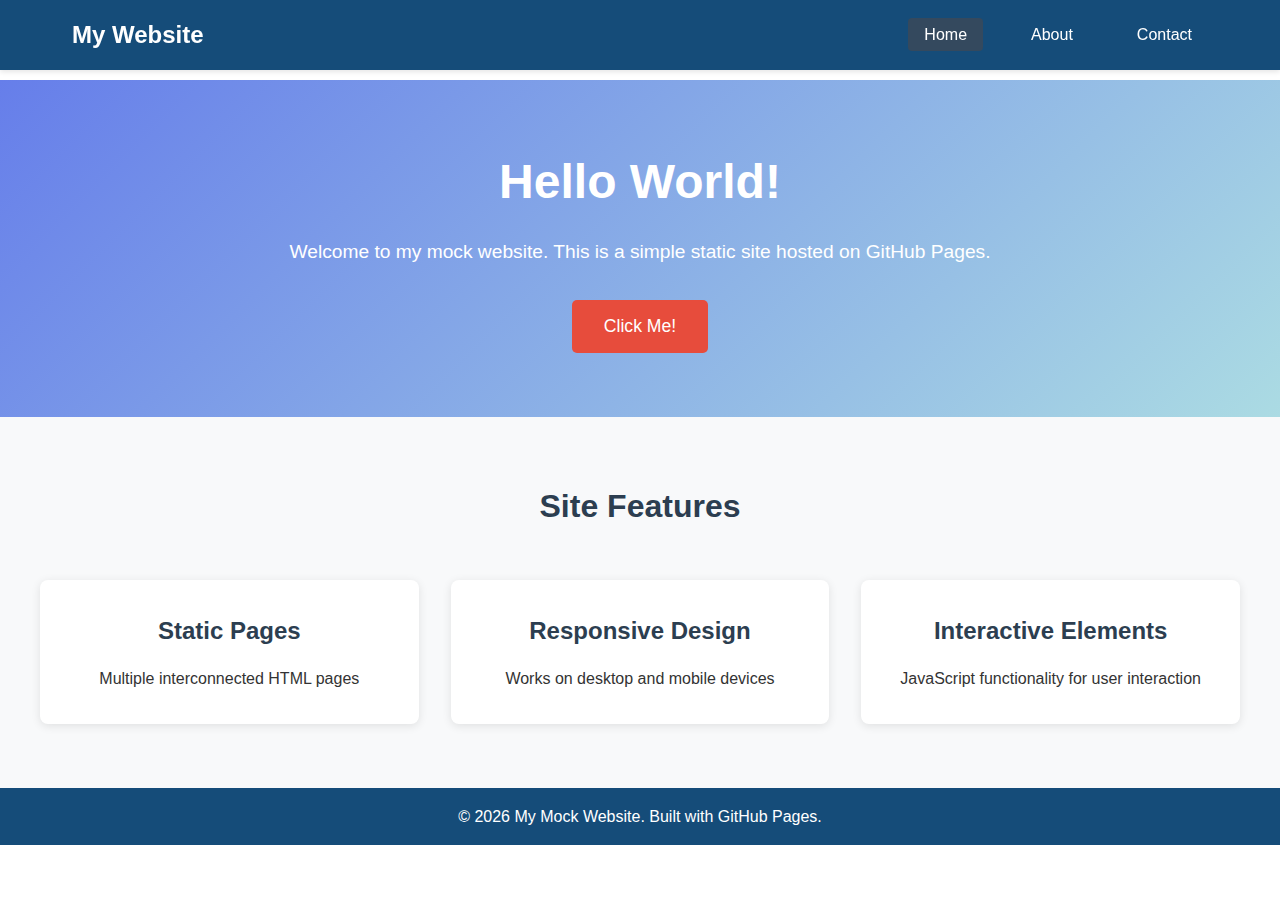
<file: index.html>
<!DOCTYPE html>
<html lang="en">
<head>
    <meta charset="UTF-8">
    <meta name="viewport" content="width=device-width, initial-scale=1.0">
    <title>Hello World - My Mock Website</title>
    <link rel="stylesheet" href="css/style.css">
</head>
<body>
    <header>
        <nav>
            <div class="logo">
                <h1>My Website</h1>
            </div>
            <ul class="nav-links">
                <li><a href="index.html" class="active">Home</a></li>
                <li><a href="about.html">About</a></li>
                <li><a href="contact.html">Contact</a></li>
            </ul>
        </nav>
    </header>

    <main>
        <section class="hero">
            <div class="hero-content">
                <h2>Hello World!</h2>
                <p>Welcome to my mock website. This is a simple static site hosted on GitHub Pages.</p>
                <button onclick="showMessage()" class="cta-button">Click Me!</button>
                <div id="message" class="hidden"></div>
            </div>
        </section>

        <section class="features">
            <div class="container">
                <h3>Site Features</h3>
                <div class="feature-grid">
                    <div class="feature-card">
                        <h4>Static Pages</h4>
                        <p>Multiple interconnected HTML pages</p>
                    </div>
                    <div class="feature-card">
                        <h4>Responsive Design</h4>
                        <p>Works on desktop and mobile devices</p>
                    </div>
                    <div class="feature-card">
                        <h4>Interactive Elements</h4>
                        <p>JavaScript functionality for user interaction</p>
                    </div>
                </div>
            </div>
        </section>
    </main>

    <footer>
        <p>&copy; 2024 My Mock Website. Built with GitHub Pages.</p>
    </footer>

    <script src="js/script.js"></script>
</body>
</html>
</file>
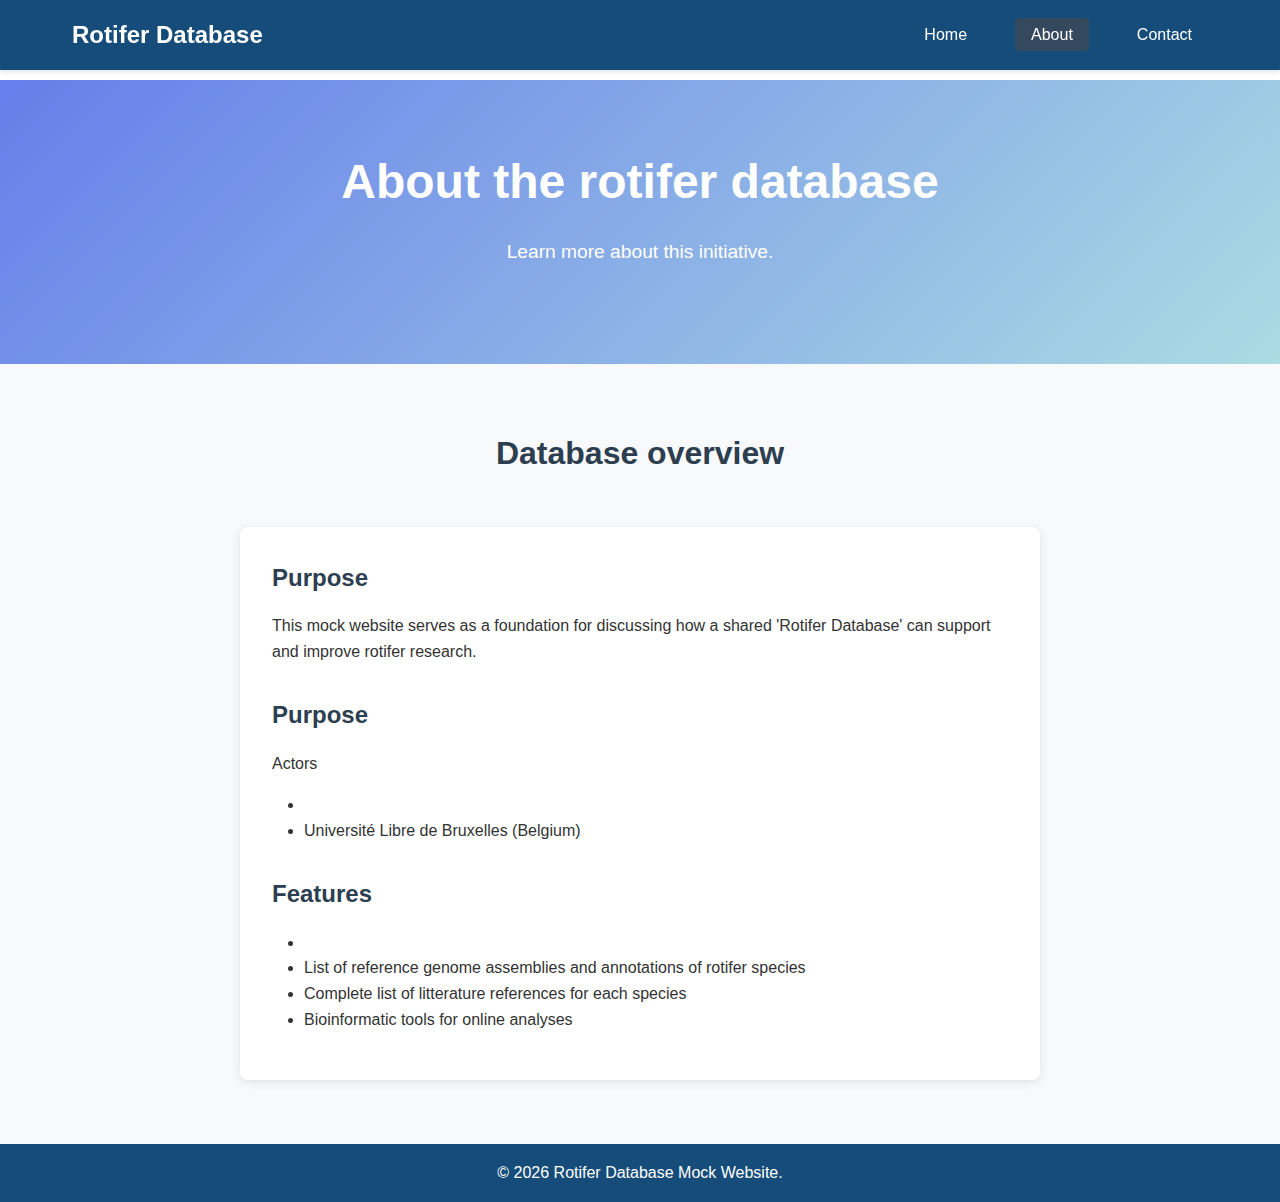
<file: about.html>
<!DOCTYPE html>
<html lang="en">
<head>
    <meta charset="UTF-8">
    <meta name="viewport" content="width=device-width, initial-scale=1.0">
    <title>About - Rotifer Database</title>
    <link rel="stylesheet" href="css/style.css">
</head>
<body>
    <header>
        <nav>
            <div class="logo">
                <h1>Rotifer Database</h1>
            </div>
            <ul class="nav-links">
                <li><a href="index.html">Home</a></li>
                <li><a href="about.html" class="active">About</a></li>
                <li><a href="contact.html">Contact</a></li>
            </ul>
        </nav>
    </header>

    <main>
        <section class="hero">
            <div class="hero-content">
                <h2>About the rotifer database</h2>
                <p>Learn more about this initiative.</p>
            </div>
        </section>

        <section class="features">
            <div class="container">
                <h3>Database overview</h3>
                
                <div class="feature-card" style="max-width: 800px; margin: 0 auto; text-align: left;">
                    <h4>Purpose</h4>
                    <p>This mock website serves as a foundation for discussing how a shared 'Rotifer Database' can support and improve rotifer research.</p> 
                    
                    <h4 style="margin-top: 2rem;">Purpose</h4>
                    <p>Actors</p>
                    <ul style="margin: 1rem 0; padding-left: 2rem;">
                        <li></li>
                        <li>Université Libre de Bruxelles (Belgium)</li>
                    </ul>
                    
                    <h4 style="margin-top: 2rem;">Features</h4>
                    <ul style="margin: 1rem 0; padding-left: 2rem;">
                        <li></li>
                        <li>List of reference genome assemblies and annotations of rotifer species</li>
                        <li>Complete list of litterature references for each species</li>
                        <li>Bioinformatic tools for online analyses </li>
                    </ul>
                </div>
            </div>
        </section>
    </main>

    <footer>
        <p>&copy; 2024 Rotifer Database Mock Website.</p>
    </footer>

    <script src="js/script.js"></script>
</body>
</html>
</file>
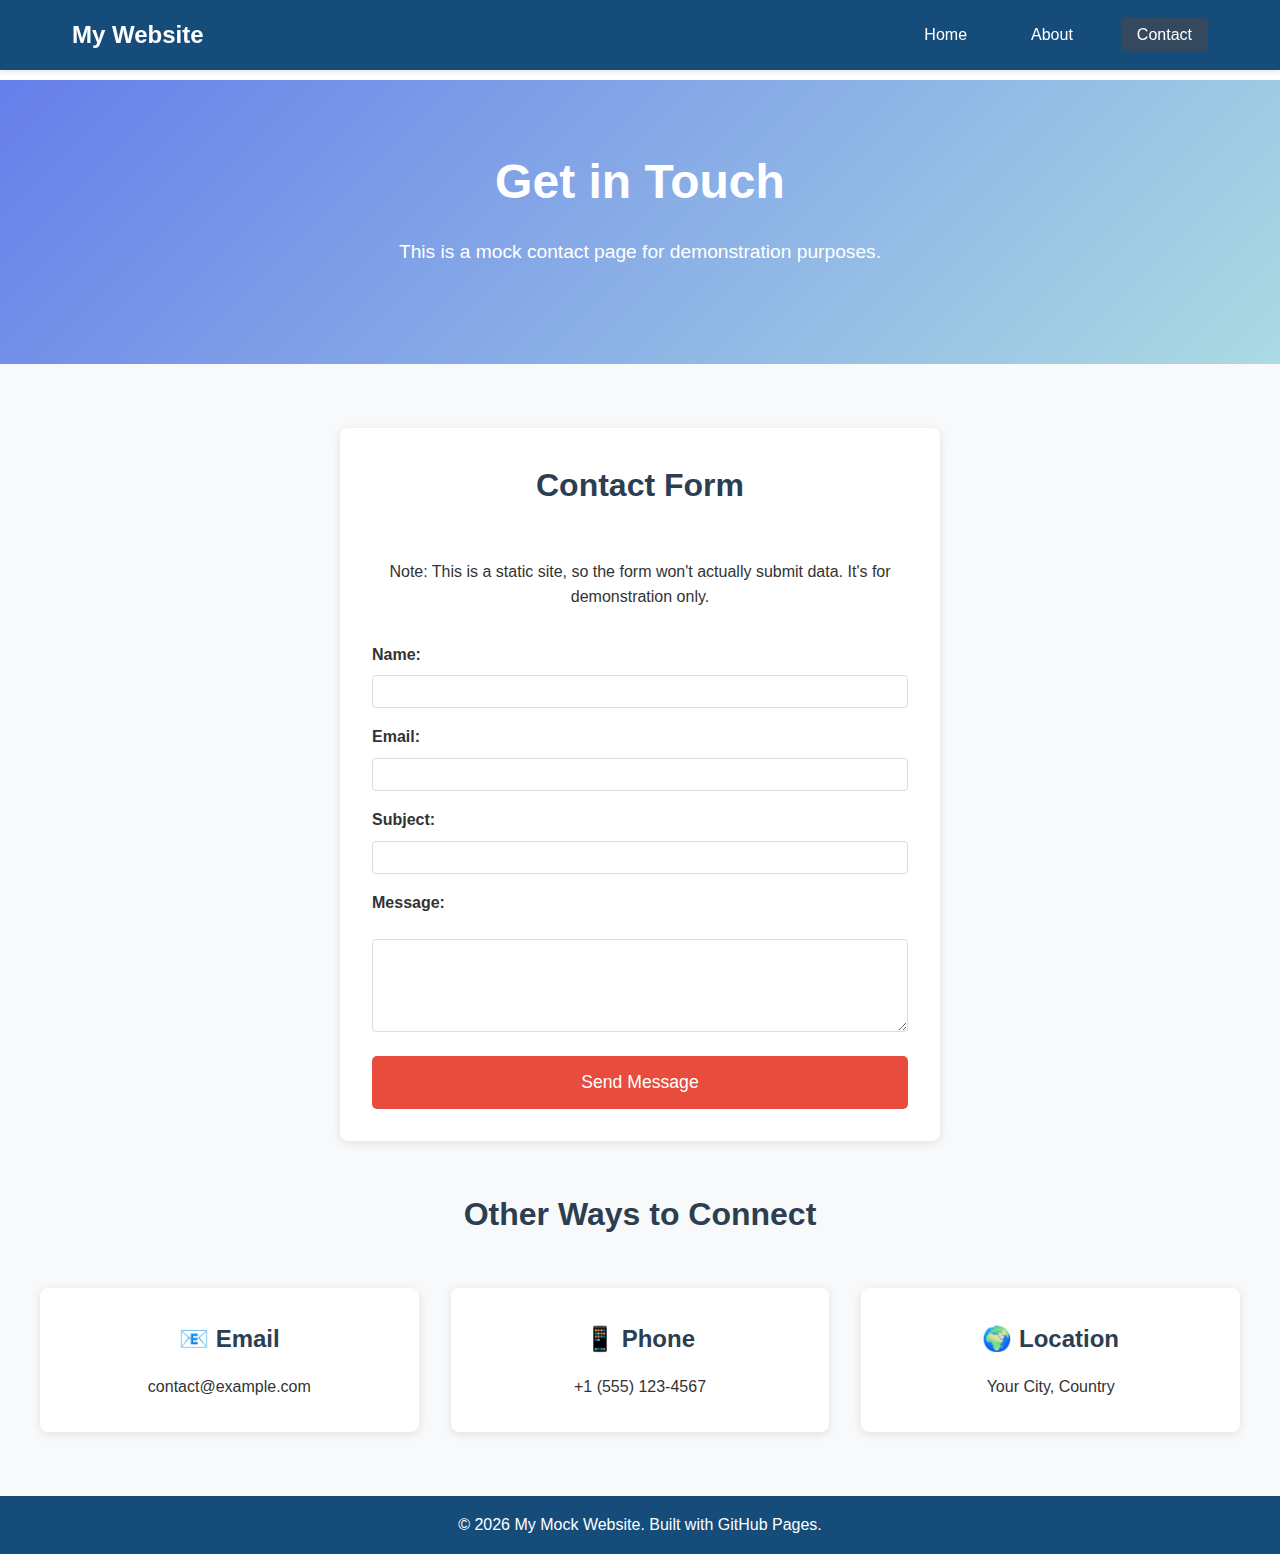
<file: contact.html>
<!DOCTYPE html>
<html lang="en">
<head>
    <meta charset="UTF-8">
    <meta name="viewport" content="width=device-width, initial-scale=1.0">
    <title>Contact - My Mock Website</title>
    <link rel="stylesheet" href="css/style.css">
</head>
<body>
    <header>
        <nav>
            <div class="logo">
                <h1>My Website</h1>
            </div>
            <ul class="nav-links">
                <li><a href="index.html">Home</a></li>
                <li><a href="about.html">About</a></li>
                <li><a href="contact.html" class="active">Contact</a></li>
            </ul>
        </nav>
    </header>

    <main>
        <section class="hero">
            <div class="hero-content">
                <h2>Get in Touch</h2>
                <p>This is a mock contact page for demonstration purposes.</p>
            </div>
        </section>

        <section class="features">
            <div class="container">
                <div class="feature-card" style="max-width: 600px; margin: 0 auto;">
                    <h3>Contact Form</h3>
                    <p style="margin-bottom: 2rem;">Note: This is a static site, so the form won't actually submit data. It's for demonstration only.</p>
                    
                    <form id="contactForm" style="text-align: left;">
                        <div style="margin-bottom: 1rem;">
                            <label for="name" style="display: block; margin-bottom: 0.5rem; font-weight: bold;">Name:</label>
                            <input type="text" id="name" name="name" required style="width: 100%; padding: 0.5rem; border: 1px solid #ddd; border-radius: 4px;">
                        </div>
                        
                        <div style="margin-bottom: 1rem;">
                            <label for="email" style="display: block; margin-bottom: 0.5rem; font-weight: bold;">Email:</label>
                            <input type="email" id="email" name="email" required style="width: 100%; padding: 0.5rem; border: 1px solid #ddd; border-radius: 4px;">
                        </div>
                        
                        <div style="margin-bottom: 1rem;">
                            <label for="subject" style="display: block; margin-bottom: 0.5rem; font-weight: bold;">Subject:</label>
                            <input type="text" id="subject" name="subject" required style="width: 100%; padding: 0.5rem; border: 1px solid #ddd; border-radius: 4px;">
                        </div>
                        
                        <div style="margin-bottom: 1rem;">
                            <label for="message" style="display: block; margin-bottom: 0.5rem; font-weight: bold;">Message:</label>
                            <textarea id="message" name="message" rows="5" required style="width: 100%; padding: 0.5rem; border: 1px solid #ddd; border-radius: 4px; resize: vertical;"></textarea>
                        </div>
                        
                        <button type="submit" class="cta-button" style="width: 100%;">Send Message</button>
                    </form>
                    
                    <div id="formMessage" class="hidden" style="margin-top: 1rem; padding: 1rem; background: #d4edda; border: 1px solid #c3e6cb; border-radius: 4px; color: #155724;">
                        <strong>Thank you!</strong> Your message has been received (this is just a demo).
                    </div>
                </div>
                
                <div style="margin-top: 3rem;">
                    <h3>Other Ways to Connect</h3>
                    <div class="feature-grid">
                        <div class="feature-card">
                            <h4>📧 Email</h4>
                            <p>contact@example.com</p>
                        </div>
                        <div class="feature-card">
                            <h4>📱 Phone</h4>
                            <p>+1 (555) 123-4567</p>
                        </div>
                        <div class="feature-card">
                            <h4>🌍 Location</h4>
                            <p>Your City, Country</p>
                        </div>
                    </div>
                </div>
            </div>
        </section>
    </main>

    <footer>
        <p>&copy; 2024 My Mock Website. Built with GitHub Pages.</p>
    </footer>

    <script src="js/script.js"></script>
    <script>
        // Handle form submission for demo
        document.getElementById('contactForm').addEventListener('submit', function(e) {
            e.preventDefault();
            
            // Show success message
            document.getElementById('formMessage').classList.remove('hidden');
            
            // Reset form
            this.reset();
            
            // Hide message after 5 seconds
            setTimeout(() => {
                document.getElementById('formMessage').classList.add('hidden');
            }, 5000);
        });
    </script>
</body>
</html>
</file>
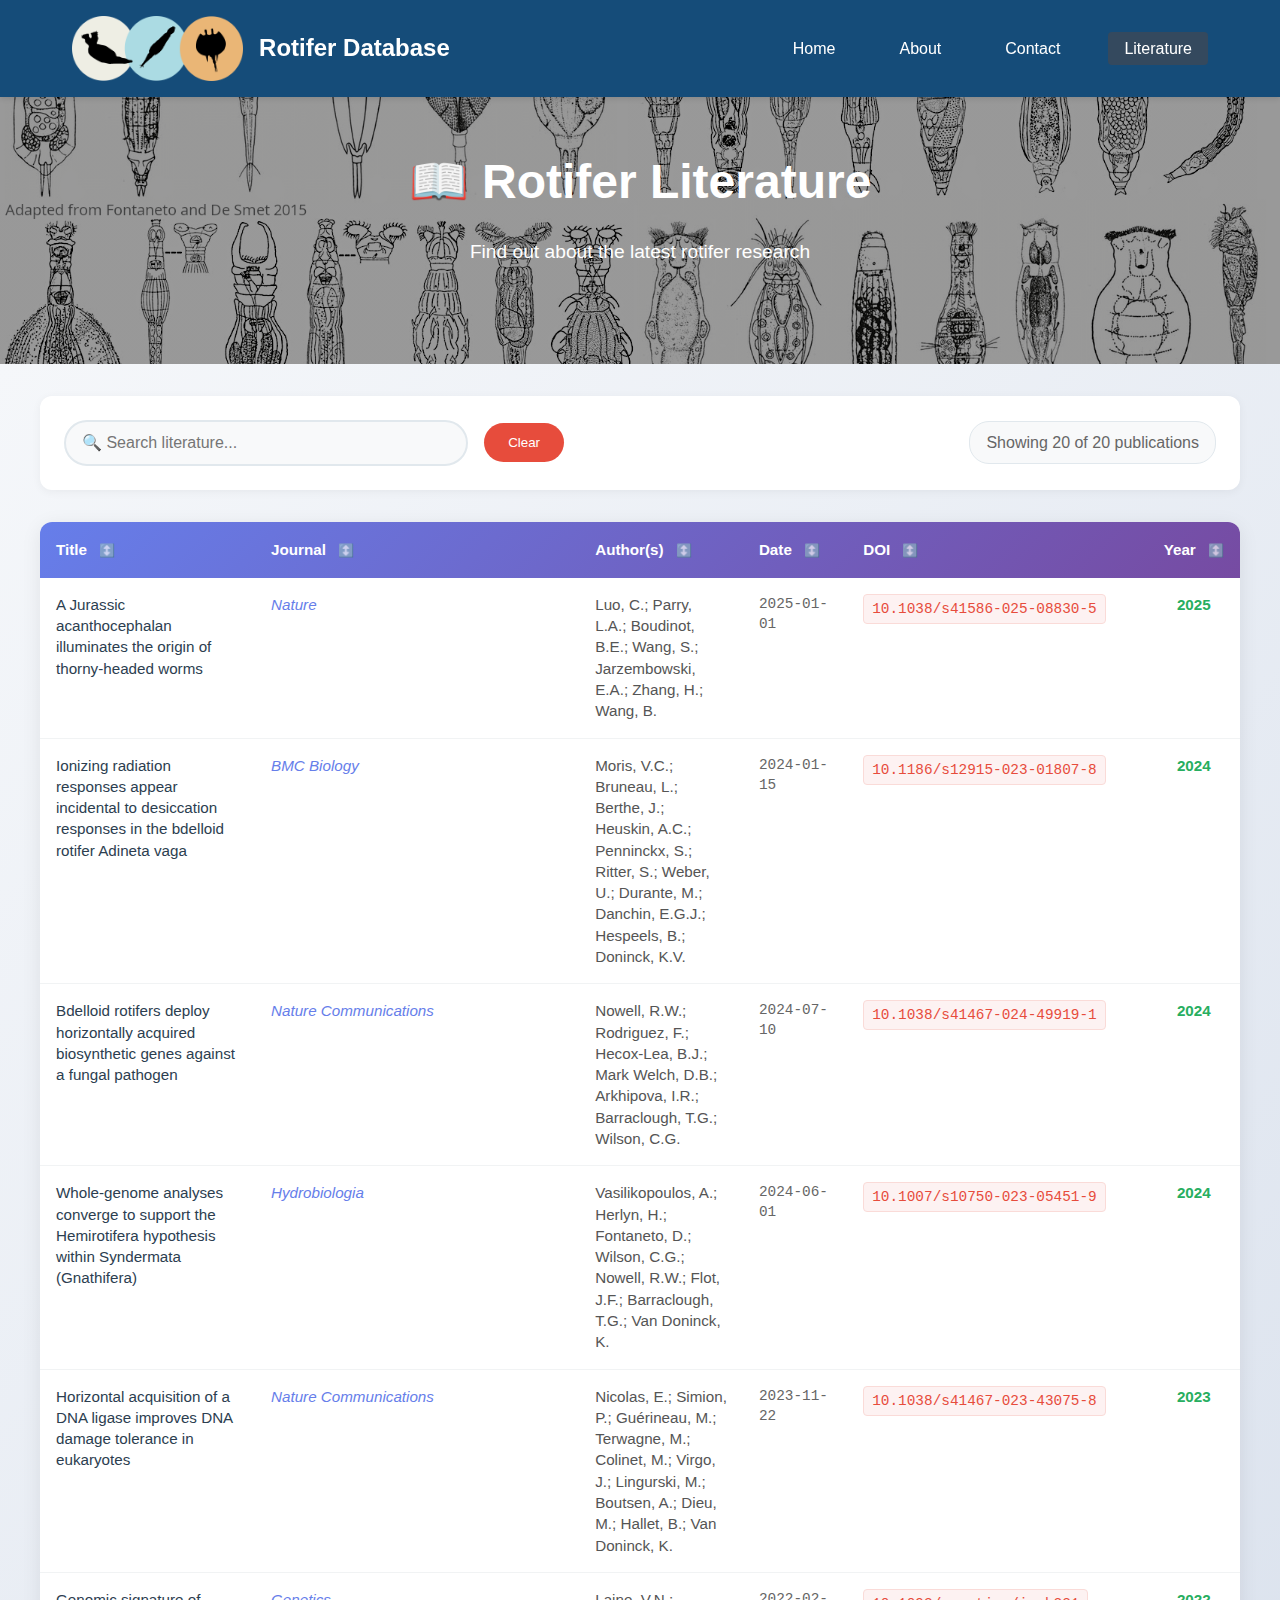
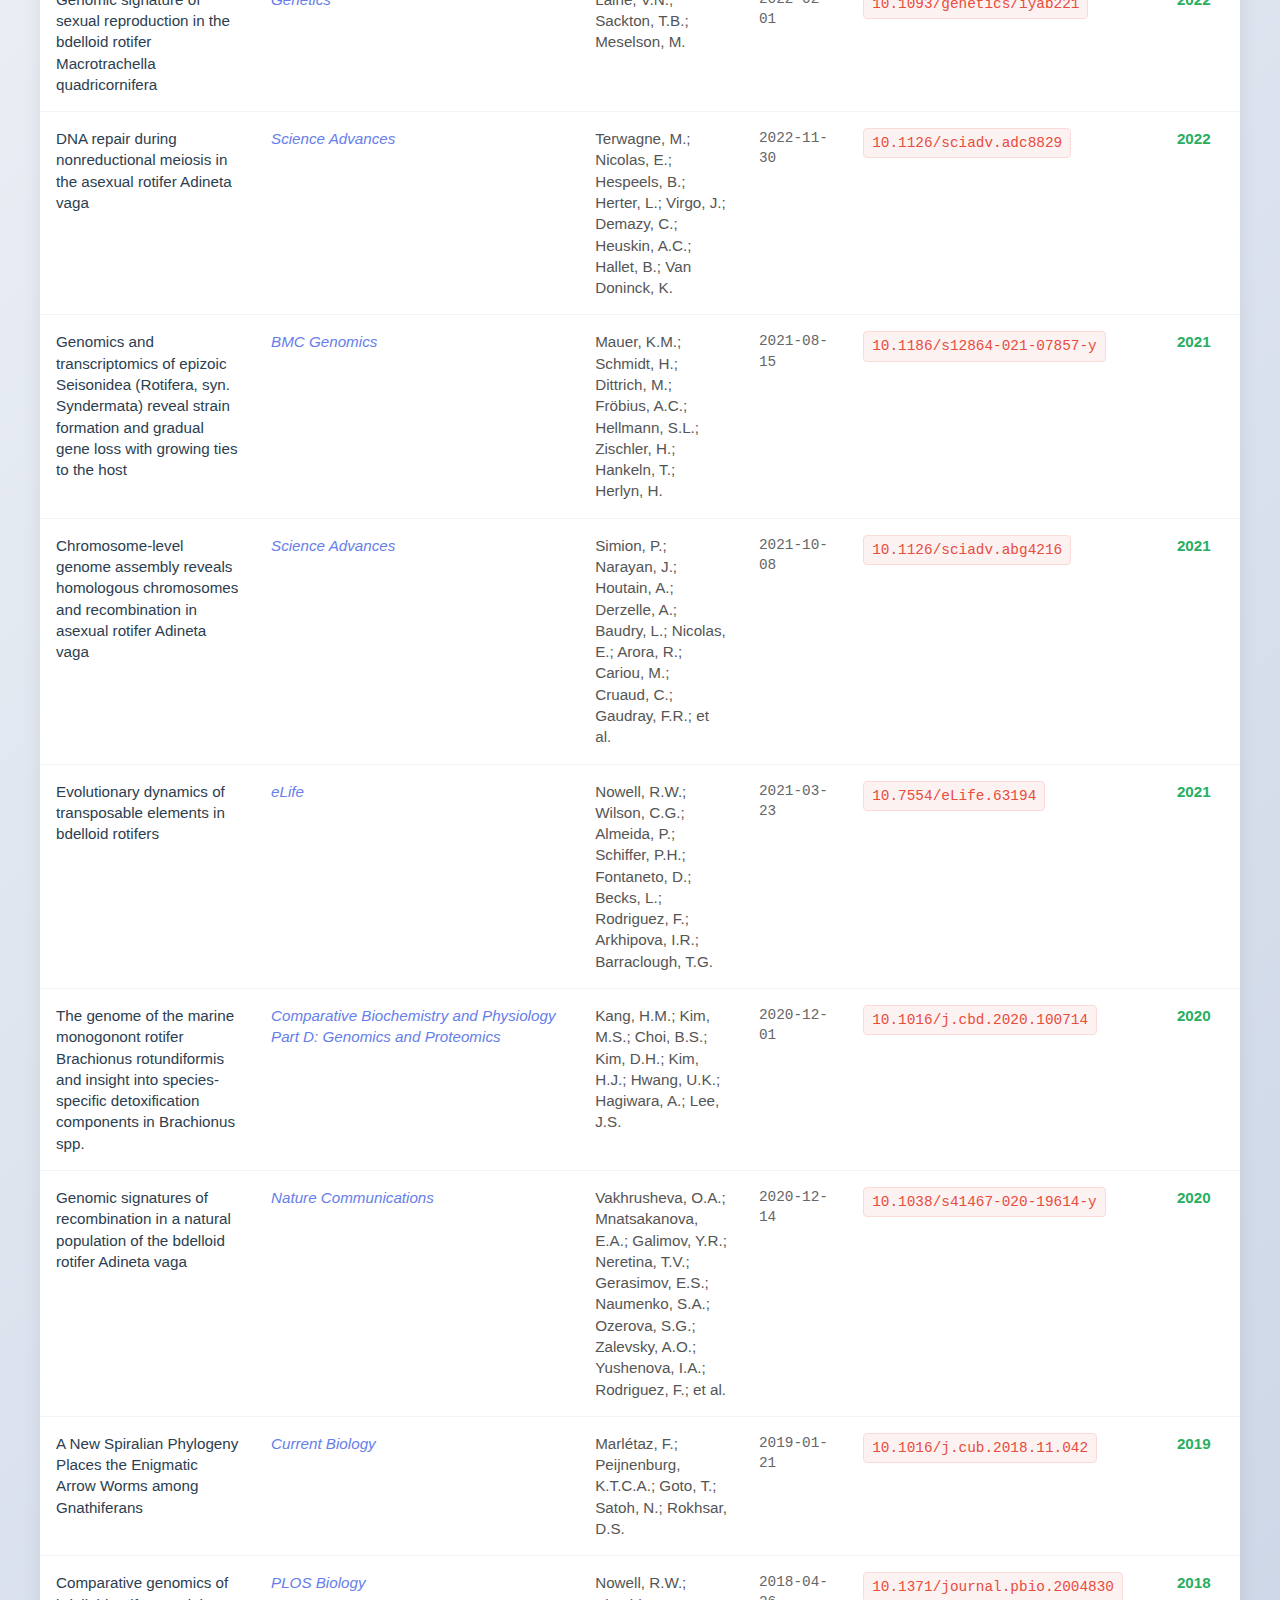
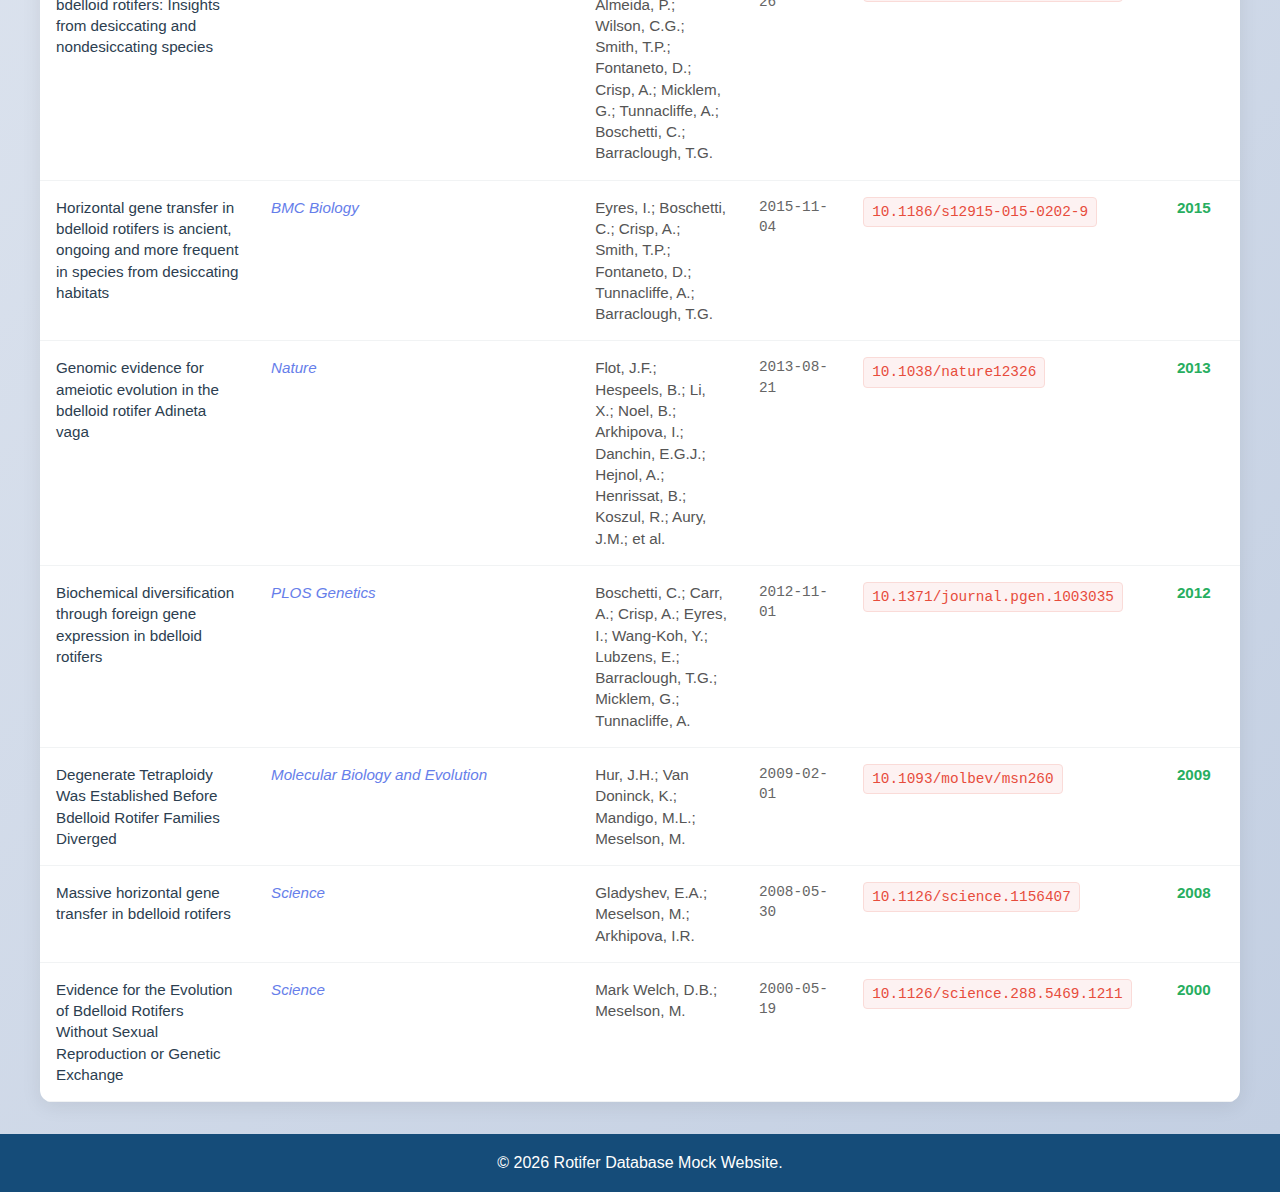
<file: literature.html>
<!DOCTYPE html>
<html lang="en">
<head>
    <meta charset="UTF-8">
    <meta name="viewport" content="width=device-width, initial-scale=1.0">
    <title>Literature - Rotifer Database</title>
    <link rel="icon" href="images/logos/favicon.png" type="image/png">
    <link rel="stylesheet" href="css/style.css">
    <link rel="stylesheet" href="css/tools.css">
    <link rel="stylesheet" href="css/literature.css">
</head>
<body>
    <header>
        <nav>
            <div class="logo">
                <img src="images/logos/rotifer_database_logo-400x152.png" alt="Rotifer Database Logo" class="logo-image">
                <h1>Rotifer Database</h1>
            </div>
            <ul class="nav-links">
                <li><a href="index.html">Home</a></li>
                <li><a href="about.html">About</a></li>
                <li><a href="contact.html">Contact</a></li>
                <li><a href="literature.html" class="active">Literature</a></li>
            </ul>
        </nav>
    </header>

    <main>
        <section class="hero-home">
            <div class="hero-content">
                <h2>📖 Rotifer Literature</h2>
                <p>Find out about the latest rotifer research</p>
            </div>
        </section>

        <section class="literature-section">
            <div class="container">
                <div class="search-controls">
                    <div class="search-bar">
                        <input type="text" id="searchInput" placeholder="🔍 Search literature..." class="search-input">
                        <button onclick="clearSearch()" class="clear-btn">Clear</button>
                    </div>
                    <div class="results-info">
                        <span id="resultsCount">Showing 20 of 20 publications</span>
                    </div>
                </div>

                <div class="table-container">
                    <table id="literatureTable" class="literature-table">
                        <thead>
                            <tr>
                                <th onclick="sortTable(0)" class="sortable">
                                    Title 
                                    <span class="sort-arrow">↕️</span>
                                </th>
                                <th onclick="sortTable(1)" class="sortable">
                                    Journal 
                                    <span class="sort-arrow">↕️</span>
                                </th>
                                <th onclick="sortTable(2)" class="sortable">
                                    Author(s) 
                                    <span class="sort-arrow">↕️</span>
                                </th>
                                <th onclick="sortTable(3)" class="sortable">
                                    Date 
                                    <span class="sort-arrow">↕️</span>
                                </th>
                                <th onclick="sortTable(4)" class="sortable">
                                    DOI 
                                    <span class="sort-arrow">↕️</span>
                                </th>
                                <th onclick="sortTable(5)" class="sortable">
                                    Year 
                                    <span class="sort-arrow">↕️</span>
                                </th>
                            </tr>
                        </thead>
                        <tbody id="tableBody">
                            <tr>
                                <td>A Jurassic acanthocephalan illuminates the origin of thorny-headed worms</td>
                                <td>Nature</td>
                                <td>Luo, C.; Parry, L.A.; Boudinot, B.E.; Wang, S.; Jarzembowski, E.A.; Zhang, H.; Wang, B.</td>
                                <td>2025-01-01</td>
                                <td><a href="https://doi.org/10.1038/s41586-025-08830-5" class="doi-link" target="_blank">10.1038/s41586-025-08830-5</a></td>
                                <td>2025</td>
                            </tr>
                            <tr>
                                <td>Ionizing radiation responses appear incidental to desiccation responses in the bdelloid rotifer Adineta vaga</td>
                                <td>BMC Biology</td>
                                <td>Moris, V.C.; Bruneau, L.; Berthe, J.; Heuskin, A.C.; Penninckx, S.; Ritter, S.; Weber, U.; Durante, M.; Danchin, E.G.J.; Hespeels, B.; Doninck, K.V.</td>
                                <td>2024-01-15</td>
                                <td><a href="https://doi.org/10.1186/s12915-023-01807-8" class="doi-link" target="_blank">10.1186/s12915-023-01807-8</a></td>
                                <td>2024</td>
                            </tr>
                            <tr>
                                <td>Bdelloid rotifers deploy horizontally acquired biosynthetic genes against a fungal pathogen</td>
                                <td>Nature Communications</td>
                                <td>Nowell, R.W.; Rodriguez, F.; Hecox-Lea, B.J.; Mark Welch, D.B.; Arkhipova, I.R.; Barraclough, T.G.; Wilson, C.G.</td>
                                <td>2024-07-10</td>
                                <td><a href="https://doi.org/10.1038/s41467-024-49919-1" class="doi-link" target="_blank">10.1038/s41467-024-49919-1</a></td>
                                <td>2024</td>
                            </tr>
                            <tr>
                                <td>Whole-genome analyses converge to support the Hemirotifera hypothesis within Syndermata (Gnathifera)</td>
                                <td>Hydrobiologia</td>
                                <td>Vasilikopoulos, A.; Herlyn, H.; Fontaneto, D.; Wilson, C.G.; Nowell, R.W.; Flot, J.F.; Barraclough, T.G.; Van Doninck, K.</td>
                                <td>2024-06-01</td>
                                <td><a href="https://doi.org/10.1007/s10750-023-05451-9" class="doi-link" target="_blank">10.1007/s10750-023-05451-9</a></td>
                                <td>2024</td>
                            </tr>
                            <tr>
                                <td>Horizontal acquisition of a DNA ligase improves DNA damage tolerance in eukaryotes</td>
                                <td>Nature Communications</td>
                                <td>Nicolas, E.; Simion, P.; Guérineau, M.; Terwagne, M.; Colinet, M.; Virgo, J.; Lingurski, M.; Boutsen, A.; Dieu, M.; Hallet, B.; Van Doninck, K.</td>
                                <td>2023-11-22</td>
                                <td><a href="https://doi.org/10.1038/s41467-023-43075-8" class="doi-link" target="_blank">10.1038/s41467-023-43075-8</a></td>
                                <td>2023</td>
                            </tr>
                            <tr>
                                <td>Genomic signature of sexual reproduction in the bdelloid rotifer Macrotrachella quadricornifera</td>
                                <td>Genetics</td>
                                <td>Laine, V.N.; Sackton, T.B.; Meselson, M.</td>
                                <td>2022-02-01</td>
                                <td><a href="https://doi.org/10.1093/genetics/iyab221" class="doi-link" target="_blank">10.1093/genetics/iyab221</a></td>
                                <td>2022</td>
                            </tr>
                            <tr>
                                <td>DNA repair during nonreductional meiosis in the asexual rotifer Adineta vaga</td>
                                <td>Science Advances</td>
                                <td>Terwagne, M.; Nicolas, E.; Hespeels, B.; Herter, L.; Virgo, J.; Demazy, C.; Heuskin, A.C.; Hallet, B.; Van Doninck, K.</td>
                                <td>2022-11-30</td>
                                <td><a href="https://doi.org/10.1126/sciadv.adc8829" class="doi-link" target="_blank">10.1126/sciadv.adc8829</a></td>
                                <td>2022</td>
                            </tr>
                            <tr>
                                <td>Genomics and transcriptomics of epizoic Seisonidea (Rotifera, syn. Syndermata) reveal strain formation and gradual gene loss with growing ties to the host</td>
                                <td>BMC Genomics</td>
                                <td>Mauer, K.M.; Schmidt, H.; Dittrich, M.; Fröbius, A.C.; Hellmann, S.L.; Zischler, H.; Hankeln, T.; Herlyn, H.</td>
                                <td>2021-08-15</td>
                                <td><a href="https://doi.org/10.1186/s12864-021-07857-y" class="doi-link" target="_blank">10.1186/s12864-021-07857-y</a></td>
                                <td>2021</td>
                            </tr>
                            <tr>
                                <td>Chromosome-level genome assembly reveals homologous chromosomes and recombination in asexual rotifer Adineta vaga</td>
                                <td>Science Advances</td>
                                <td>Simion, P.; Narayan, J.; Houtain, A.; Derzelle, A.; Baudry, L.; Nicolas, E.; Arora, R.; Cariou, M.; Cruaud, C.; Gaudray, F.R.; et al.</td>
                                <td>2021-10-08</td>
                                <td><a href="https://doi.org/10.1126/sciadv.abg4216" class="doi-link" target="_blank">10.1126/sciadv.abg4216</a></td>
                                <td>2021</td>
                            </tr>
                            <tr>
                                <td>Evolutionary dynamics of transposable elements in bdelloid rotifers</td>
                                <td>eLife</td>
                                <td>Nowell, R.W.; Wilson, C.G.; Almeida, P.; Schiffer, P.H.; Fontaneto, D.; Becks, L.; Rodriguez, F.; Arkhipova, I.R.; Barraclough, T.G.</td>
                                <td>2021-03-23</td>
                                <td><a href="https://doi.org/10.7554/eLife.63194" class="doi-link" target="_blank">10.7554/eLife.63194</a></td>
                                <td>2021</td>
                            </tr>
                            <tr>
                                <td>The genome of the marine monogonont rotifer Brachionus rotundiformis and insight into species-specific detoxification components in Brachionus spp.</td>
                                <td>Comparative Biochemistry and Physiology Part D: Genomics and Proteomics</td>
                                <td>Kang, H.M.; Kim, M.S.; Choi, B.S.; Kim, D.H.; Kim, H.J.; Hwang, U.K.; Hagiwara, A.; Lee, J.S.</td>
                                <td>2020-12-01</td>
                                <td><a href="https://doi.org/10.1016/j.cbd.2020.100714" class="doi-link" target="_blank">10.1016/j.cbd.2020.100714</a></td>
                                <td>2020</td>
                            </tr>
                            <tr>
                                <td>Genomic signatures of recombination in a natural population of the bdelloid rotifer Adineta vaga</td>
                                <td>Nature Communications</td>
                                <td>Vakhrusheva, O.A.; Mnatsakanova, E.A.; Galimov, Y.R.; Neretina, T.V.; Gerasimov, E.S.; Naumenko, S.A.; Ozerova, S.G.; Zalevsky, A.O.; Yushenova, I.A.; Rodriguez, F.; et al.</td>
                                <td>2020-12-14</td>
                                <td><a href="https://doi.org/10.1038/s41467-020-19614-y" class="doi-link" target="_blank">10.1038/s41467-020-19614-y</a></td>
                                <td>2020</td>
                            </tr>
                            <tr>
                                <td>A New Spiralian Phylogeny Places the Enigmatic Arrow Worms among Gnathiferans</td>
                                <td>Current Biology</td>
                                <td>Marlétaz, F.; Peijnenburg, K.T.C.A.; Goto, T.; Satoh, N.; Rokhsar, D.S.</td>
                                <td>2019-01-21</td>
                                <td><a href="https://doi.org/10.1016/j.cub.2018.11.042" class="doi-link" target="_blank">10.1016/j.cub.2018.11.042</a></td>
                                <td>2019</td>
                            </tr>
                            <tr>
                                <td>Comparative genomics of bdelloid rotifers: Insights from desiccating and nondesiccating species</td>
                                <td>PLOS Biology</td>
                                <td>Nowell, R.W.; Almeida, P.; Wilson, C.G.; Smith, T.P.; Fontaneto, D.; Crisp, A.; Micklem, G.; Tunnacliffe, A.; Boschetti, C.; Barraclough, T.G.</td>
                                <td>2018-04-26</td>
                                <td><a href="https://doi.org/10.1371/journal.pbio.2004830" class="doi-link" target="_blank">10.1371/journal.pbio.2004830</a></td>
                                <td>2018</td>
                            </tr>
                            <tr>
                                <td>Horizontal gene transfer in bdelloid rotifers is ancient, ongoing and more frequent in species from desiccating habitats</td>
                                <td>BMC Biology</td>
                                <td>Eyres, I.; Boschetti, C.; Crisp, A.; Smith, T.P.; Fontaneto, D.; Tunnacliffe, A.; Barraclough, T.G.</td>
                                <td>2015-11-04</td>
                                <td><a href="https://doi.org/10.1186/s12915-015-0202-9" class="doi-link" target="_blank">10.1186/s12915-015-0202-9</a></td>
                                <td>2015</td>
                            </tr>
                            <tr>
                                <td>Genomic evidence for ameiotic evolution in the bdelloid rotifer Adineta vaga</td>
                                <td>Nature</td>
                                <td>Flot, J.F.; Hespeels, B.; Li, X.; Noel, B.; Arkhipova, I.; Danchin, E.G.J.; Hejnol, A.; Henrissat, B.; Koszul, R.; Aury, J.M.; et al.</td>
                                <td>2013-08-21</td>
                                <td><a href="https://doi.org/10.1038/nature12326" class="doi-link" target="_blank">10.1038/nature12326</a></td>
                                <td>2013</td>
                            </tr>
                            <tr>
                                <td>Biochemical diversification through foreign gene expression in bdelloid rotifers</td>
                                <td>PLOS Genetics</td>
                                <td>Boschetti, C.; Carr, A.; Crisp, A.; Eyres, I.; Wang-Koh, Y.; Lubzens, E.; Barraclough, T.G.; Micklem, G.; Tunnacliffe, A.</td>
                                <td>2012-11-01</td>
                                <td><a href="https://doi.org/10.1371/journal.pgen.1003035" class="doi-link" target="_blank">10.1371/journal.pgen.1003035</a></td>
                                <td>2012</td>
                            </tr>
                            <tr>
                                <td>Degenerate Tetraploidy Was Established Before Bdelloid Rotifer Families Diverged</td>
                                <td>Molecular Biology and Evolution</td>
                                <td>Hur, J.H.; Van Doninck, K.; Mandigo, M.L.; Meselson, M.</td>
                                <td>2009-02-01</td>
                                <td><a href="https://doi.org/10.1093/molbev/msn260" class="doi-link" target="_blank">10.1093/molbev/msn260</a></td>
                                <td>2009</td>
                            </tr>
                            <tr>
                                <td>Massive horizontal gene transfer in bdelloid rotifers</td>
                                <td>Science</td>
                                <td>Gladyshev, E.A.; Meselson, M.; Arkhipova, I.R.</td>
                                <td>2008-05-30</td>
                                <td><a href="https://doi.org/10.1126/science.1156407" class="doi-link" target="_blank">10.1126/science.1156407</a></td>
                                <td>2008</td>
                            </tr>
                            <tr>
                                <td>Evidence for the Evolution of Bdelloid Rotifers Without Sexual Reproduction or Genetic Exchange</td>
                                <td>Science</td>
                                <td>Mark Welch, D.B.; Meselson, M.</td>
                                <td>2000-05-19</td>
                                <td><a href="https://doi.org/10.1126/science.288.5469.1211" class="doi-link" target="_blank">10.1126/science.288.5469.1211</a></td>
                                <td>2000</td>
                            </tr>
                        </tbody>
                    </table>
                </div>
            </div>
        </section>
    </main>

    <footer>
        <p>&copy; 2024 Rotifer Database Mock Website.</p>
    </footer>

    <script src="js/script.js"></script>
    <script src="js/literature.js"></script>
</body>
</html>
</file>
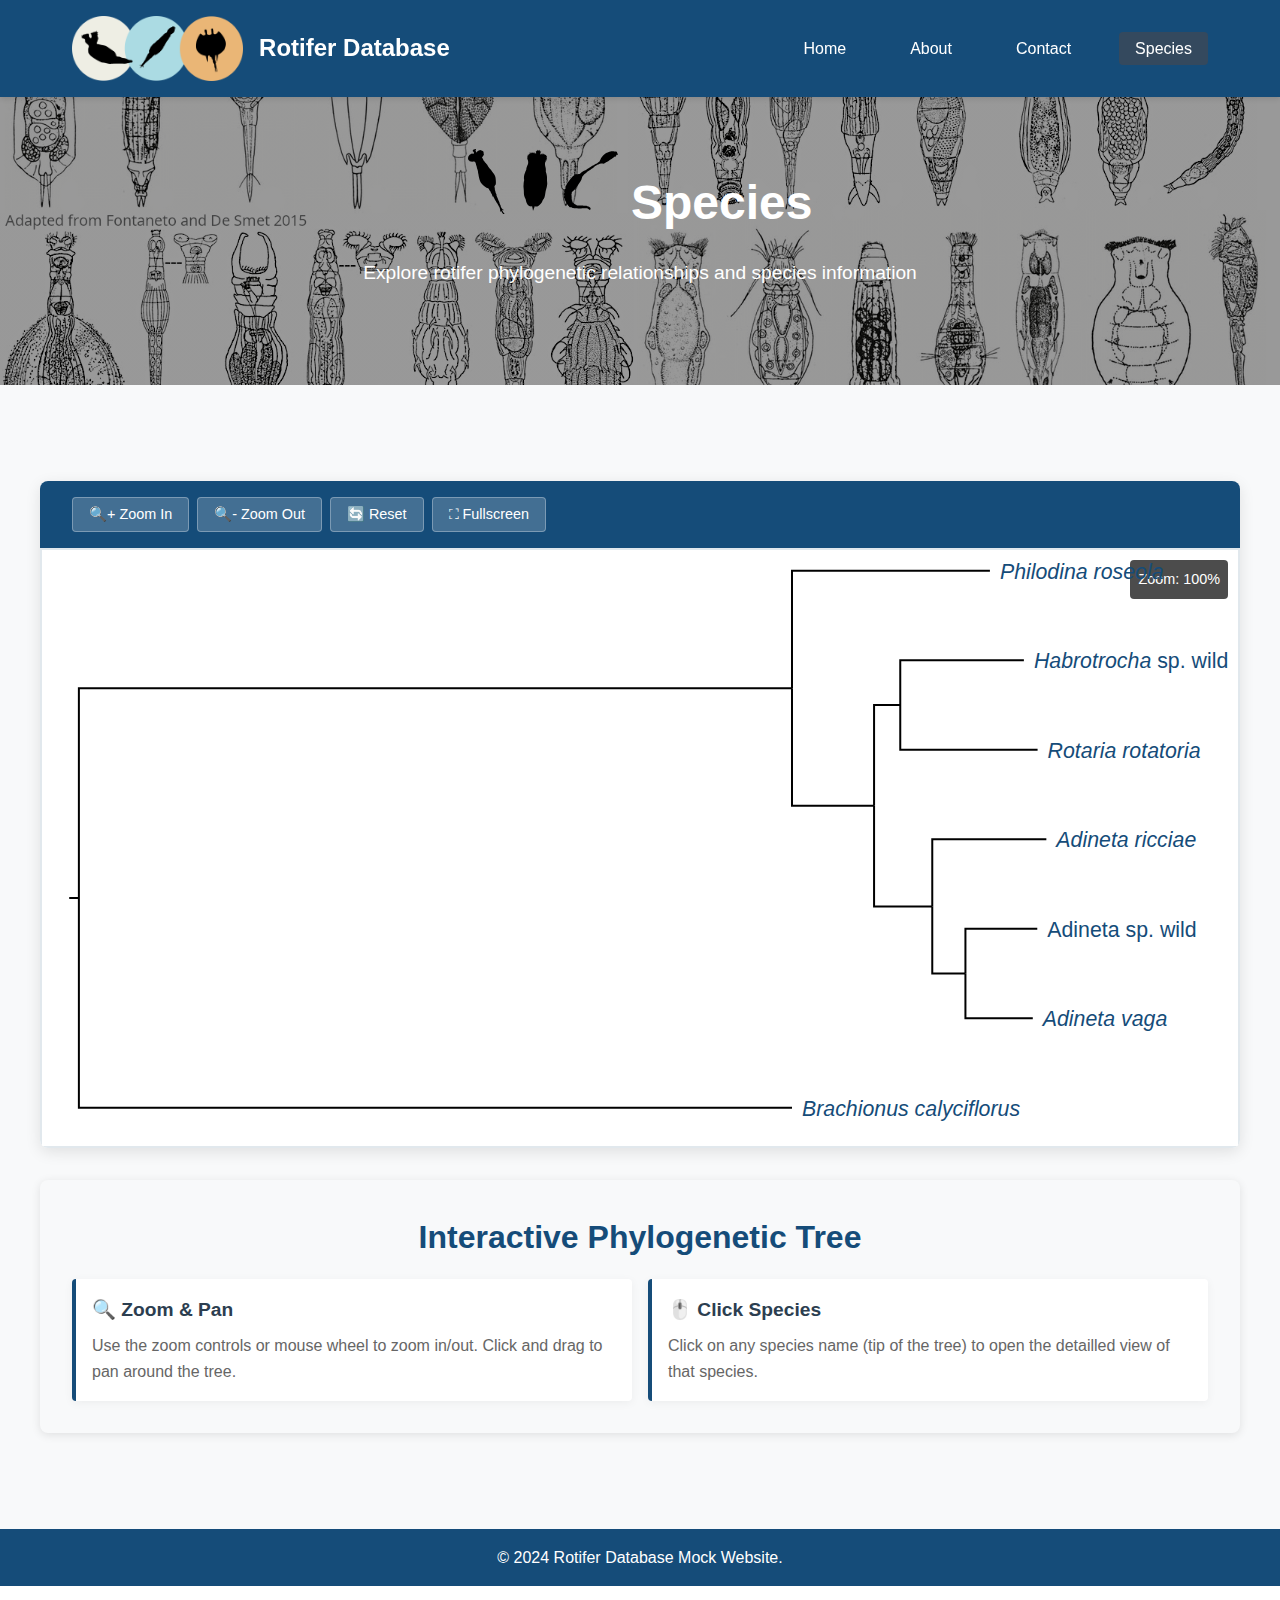
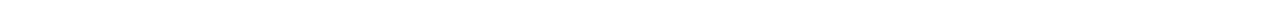
<file: species.html>
<!DOCTYPE html>
<html lang="en">
<head>
    <meta charset="UTF-8">
    <meta name="viewport" content="width=device-width, initial-scale=1.0">
    <title>Species - Rotifer Database</title>
    <link rel="icon" href="images/logos/favicon.png" type="image/png">
    <link rel="stylesheet" href="css/style.css">
    <link rel="stylesheet" href="css/tools.css">
    <link rel="stylesheet" href="css/species.css">
</head>
<body>
    <header>
        <nav>
            <div class="logo">
                <img src="images/logos/rotifer_database_logo-400x152.png" alt="Rotifer Database Logo" class="logo-image">
                <h1>Rotifer Database</h1>
            </div>
            <ul class="nav-links">
                <li><a href="index.html">Home</a></li>
                <li><a href="about.html">About</a></li>
                <li><a href="contact.html">Contact</a></li>
                <li><a href="species.html" class="active">Species</a></li>
            </ul>
        </nav>
    </header>

    <main>
        <section class="hero-home">
            <div class="hero-content">
                <h2><img src="./images/species/species_icon.svg" style="width: 150px; height: 75px;"> Species</h2>
                <p>Explore rotifer phylogenetic relationships and species information</p>
            </div>
        </section>

        <section class="features">
            <div class="container">
                <div class="tree-container">
                    <div class="tree-header">
                        <!-- <h3>Rotifer Phylogenetic Tree</h3> -->
                        <div class="tree-controls">
                            <button class="control-btn" onclick="zoomIn()">🔍+ Zoom In</button>
                            <button class="control-btn" onclick="zoomOut()">🔍- Zoom Out</button>
                            <button class="control-btn" onclick="resetZoom()">🔄 Reset</button>
                            <button class="control-btn" onclick="toggleFullscreen()">⛶ Fullscreen</button>
                        </div>
                    </div>
                    
                    <div class="tree-viewer" id="treeViewer">
                        <div class="zoom-info" id="zoomInfo">Zoom: 100%</div>
                        <div class="loading" id="loadingMessage">
                            Loading phylogenetic tree...
                        </div>
                        <div class="tree-svg-container" id="treeSvgContainer">
                            <!-- SVG will be loaded here -->
                        </div>
                    </div>
                </div>

                <div class="species-info">
                    <h3>Interactive Phylogenetic Tree</h3>
                    <div class="info-grid">
                        <div class="info-card">
                            <h4>🔍 Zoom & Pan</h4>
                            <p>Use the zoom controls or mouse wheel to zoom in/out. Click and drag to pan around the tree.</p>
                        </div>
                        <div class="info-card">
                            <h4>🖱️ Click Species</h4>
                            <p>Click on any species name (tip of the tree) to open the detailled view of that species.</p>
                        </div>
                    </div>
                </div>
            </div>
        </section>
    </main>

    <footer>
        <p>&copy; 2024 Rotifer Database Mock Website.</p>
    </footer>

    <!-- Tooltip for hover information -->
    <div class="tooltip" id="tooltip"></div>

    <script src="js/species.js"></script>
</body>
</html>
</file>
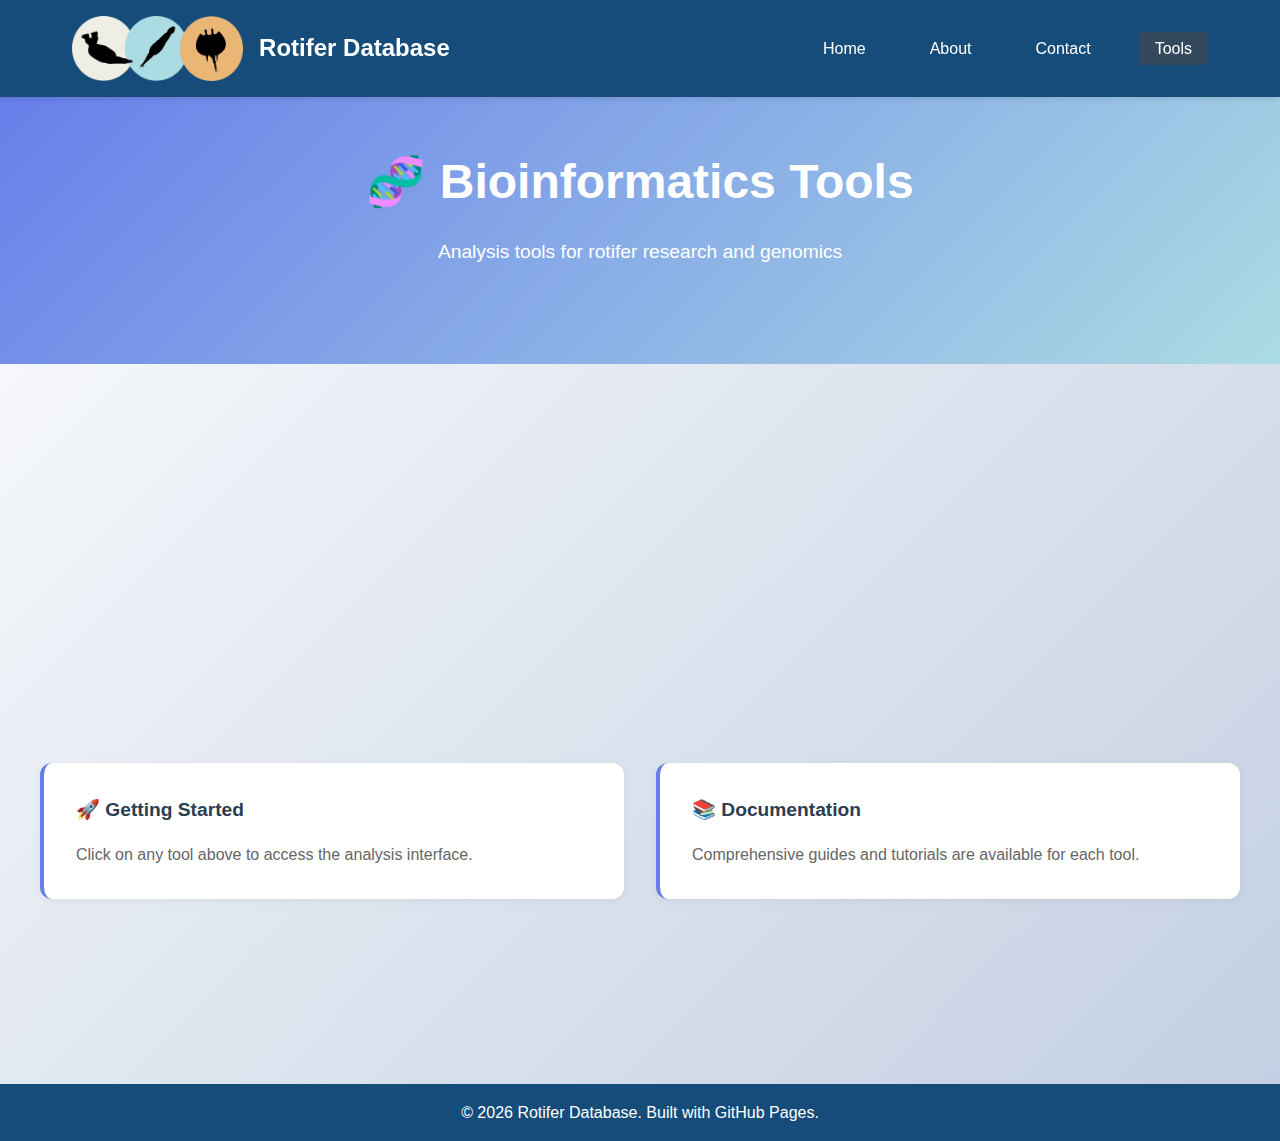
<file: tools.html>
<!DOCTYPE html>
<html lang="en">
<head>
    <meta charset="UTF-8">
    <meta name="viewport" content="width=device-width, initial-scale=1.0">
    <title>Bioinformatics Tools - Rotifer Database</title>
    <link rel="stylesheet" href="css/style.css">
    <link rel="stylesheet" href="css/tools.css">
</head>
<body>
    <header>
        <nav>
            <div class="logo">
                <img src="images/logos/rotifer_database_logo-400x152.png" alt="Rotifer Database Logo" class="logo-image">
                <h1>Rotifer Database</h1>
            </div>
            <ul class="nav-links">
                <li><a href="index.html">Home</a></li>
                <li><a href="about.html">About</a></li>
                <li><a href="contact.html">Contact</a></li>
                <li><a href="tools.html" class="active">Tools</a></li>
            </ul>
        </nav>
    </header>

    <main>
        <section class="hero">
            <div class="hero-content">
                <h2>🧬 Bioinformatics Tools</h2>
                <p>Analysis tools for rotifer research and genomics</p>
            </div>
        </section>

        <section class="tools-section">
            <div class="container">
                <div class="tools-grid">
                    
                    <div class="tool-tile blast-tile" onclick="openTool('blast')">
                        <div class="tool-icon">🔍</div>
                        <div class="tool-content">
                            <h3>BLAST</h3>
                            <p>Basic Local Alignment Search Tool</p>
                            <div class="tool-tags">
                                <span class="tag">Nucleotide</span>
                                <span class="tag">Protein</span>
                            </div>
                        </div>
                        <div class="tool-arrow">→</div>
                    </div>

                    <div class="tool-tile jbrowse-tile" onclick="openTool('jbrowse')">
                        <div class="tool-icon">🧭</div>
                        <div class="tool-content">
                            <h3>JBrowse</h3>
                            <p>Interactive genome browser for exploring genomic data</p>
                            <div class="tool-tags">
                                <span class="tag">Genome Browser</span>
                                <span class="tag">Visualization</span>
                            </div>
                        </div>
                        <div class="tool-arrow">→</div>
                    </div>

                    <div class="tool-tile phylogeny-tile" onclick="openTool('phylogeny')">
                        <div class="tool-icon">🌳</div>
                        <div class="tool-content">
                            <h3>Phylogeny</h3>
                            <p>Construct and analyze phylogenetic trees</p>
                            <div class="tool-tags">
                                <span class="tag">Tree Building</span>
                            </div>
                        </div>
                        <div class="tool-arrow">→</div>
                    </div>
                </div>

                <div class="tools-info">
                    <div class="info-card">
                        <h4>🚀 Getting Started</h4>
                        <p>Click on any tool above to access the analysis interface.</p>
                    </div>
                    
                    <div class="info-card">
                        <h4>📚 Documentation</h4>
                        <p>Comprehensive guides and tutorials are available for each tool.</p>
                    </div>
                </div>
            </div>
        </section>
    </main>

    <footer>
        <p>&copy; 2024 Rotifer Database. Built with GitHub Pages.</p>
    </footer>

    <script src="js/script.js"></script>
    <script src="js/tools.js"></script>
</body>
</html>
</file>
<file: css/style.css>
* {
    margin: 0;
    padding: 0;
    box-sizing: border-box;
}

body {
    font-family: 'Arial', sans-serif;
    line-height: 1.6;
    color: #333;
}

/* Header & Navigation */
header {
    background: #154c79;
    color: white;
    padding: 1rem 0;
    position: fixed;
    width: 100%;
    top: 0;
    z-index: 1000;
    box-shadow: 0 2px 5px rgba(0,0,0,0.1);
}

nav {
    display: flex;
    justify-content: space-between;
    align-items: center;
    max-width: 1200px;
    margin: 0 auto;
    padding: 0 2rem;
}

.logo {
    display: flex;
    align-items: center;
    gap: 1rem;
}

.logo h1 {
    font-size: 1.5rem;
}

.logo-image {
    height: 65px;
    width: auto;
    object-fit: contain;
}

.logo-uni {
    display: flex;
    flex-wrap: wrap;           
    justify-content: center;   
    align-items: center;       
    gap: 1rem;                 
    padding: 1rem;
}
  
.logo-uni img {
    max-height: 100px;          
    max-width: 150px;          
    object-fit: contain;
}

.nav-links {
    display: flex;
    list-style: none;
    gap: 2rem;
}

.nav-links a {
    color: white;
    text-decoration: none;
    padding: 0.5rem 1rem;
    border-radius: 4px;
    transition: background 0.3s;
}

.nav-links a:hover,
.nav-links a.active {
    background: #34495e;
}

/* Main Content */
main {
    margin-top: 80px;
}

.hero-home {
    background: linear-gradient(rgba(0, 0, 0, 0.4), rgba(0, 0, 0, 0.4)), 
                url('../images/background/home_background.png') center center/cover no-repeat;
    color: white;
    padding: 4rem 2rem;
    text-align: center;
}

.hero {
    background: linear-gradient(135deg, #667eea 0%, #abdbe3 100%);
    color: white;
    padding: 4rem 2rem;
    text-align: center;
}

.hero-content h2 {
    font-size: 3rem;
    margin-bottom: 1rem;
    animation: fadeInUp 1s ease-out;
}

.hero-content p {
    font-size: 1.2rem;
    margin-bottom: 2rem;
    animation: fadeInUp 1s ease-out 0.2s both;
}

.cta-button {
    background: #e74c3c;
    color: white;
    border: none;
    padding: 1rem 2rem;
    font-size: 1.1rem;
    border-radius: 5px;
    cursor: pointer;
    transition: background 0.3s;
    animation: fadeInUp 1s ease-out 0.4s both;
}

.cta-button:hover {
    background: #c0392b;
}

#message {
    margin-top: 1rem;
    padding: 1rem;
    background: rgba(255,255,255,0.1);
    border-radius: 5px;
    animation: slideIn 0.5s ease-out;
}

.hidden {
    display: none !important;
}

/* Features Section */
.features {
    padding: 4rem 2rem;
    background: #f8f9fa;
}

.container {
    max-width: 1200px;
    margin: 0 auto;
}

.features h3 {
    text-align: center;
    font-size: 2rem;
    margin-bottom: 3rem;
    color: #2c3e50;
}

.feature-grid {
    display: grid;
    grid-template-columns: repeat(auto-fit, minmax(300px, 1fr));
    gap: 2rem;
}

.feature-card {
    text-decoration: none;
    background: white;
    padding: 2rem;
    border-radius: 8px;
    box-shadow: 0 2px 10px rgba(0,0,0,0.1);
    text-align: center;
    transition: transform 0.3s;
}

.feature-card:hover {
    text-decoration: none;
    transform: translateY(-5px);
}

.feature-card h4 {
    font-size: 1.5rem;
    margin-bottom: 1rem;
    color: #2c3e50;
}

.feature-icon {
    font-size: 3rem;
    flex-shrink: 0;
    width: 80px;
    height: 80px;
    display: flex;
    align-items: center;
    justify-content: center;
    background: linear-gradient(135deg, var(--tile-color, #667eea), var(--tile-color-light, #764ba2));
    border-radius: 20px;
    color: white;
    box-shadow: 0 4px 15px rgba(0,0,0,0.1);
}

/* Footer */
footer {
    background: #154c79;
    color: white;
    text-align: center;
    padding: 1rem;
}

/* Animations */
@keyframes fadeInUp {
    from {
        opacity: 0;
        transform: translateY(30px);
    }
    to {
        opacity: 1;
        transform: translateY(0);
    }
}

@keyframes slideIn {
    from {
        opacity: 0;
        transform: translateX(-20px);
    }
    to {
        opacity: 1;
        transform: translateX(0);
    }
}

/* Responsive Design */
@media (max-width: 768px) {
    .nav-links {
        gap: 1rem;
    }
    
    .hero-content h2 {
        font-size: 2rem;
    }
    
    .feature-grid {
        grid-template-columns: 1fr;
    }
    
    nav {
        flex-direction: column;
        gap: 1rem;
    }
}
</file>
<file: css/tools.css>
/* Tools Page Specific Styles */

.tools-section {
    padding: 4rem 2rem;
    background: linear-gradient(135deg, #f5f7fa 0%, #c3cfe2 100%);
    min-height: 80vh;
}

.tools-grid {
    display: grid;
    grid-template-columns: repeat(auto-fit, minmax(350px, 1fr));
    gap: 2rem;
    margin-bottom: 4rem;
}

.tool-tile {
    background: white;
    border-radius: 16px;
    padding: 2rem;
    box-shadow: 0 4px 20px rgba(0,0,0,0.08);
    cursor: pointer;
    transition: all 0.4s cubic-bezier(0.25, 0.8, 0.25, 1);
    position: relative;
    overflow: hidden;
    border: 2px solid transparent;
    display: flex;
    align-items: center;
    gap: 1.5rem;
}

.tool-tile::before {
    content: '';
    position: absolute;
    top: 0;
    left: 0;
    right: 0;
    height: 4px;
    background: var(--tile-color, #667eea);
    transform: scaleX(0);
    transition: transform 0.3s ease;
}

.tool-tile:hover::before {
    transform: scaleX(1);
}

.tool-tile:hover {
    transform: translateY(-8px) scale(1.02);
    box-shadow: 0 12px 40px rgba(0,0,0,0.15);
    border-color: var(--tile-color, #667eea);
}

.tool-icon {
    font-size: 3rem;
    flex-shrink: 0;
    width: 80px;
    height: 80px;
    display: flex;
    align-items: center;
    justify-content: center;
    background: linear-gradient(135deg, var(--tile-color, #667eea), var(--tile-color-light, #764ba2));
    border-radius: 20px;
    color: white;
    box-shadow: 0 4px 15px rgba(0,0,0,0.1);
}

.tool-content {
    flex: 1;
}

.tool-content h3 {
    font-size: 1.5rem;
    margin-bottom: 0.5rem;
    color: #2c3e50;
    font-weight: 600;
}

.tool-content p {
    color: #666;
    line-height: 1.5;
    margin-bottom: 1rem;
}

.tool-tags {
    display: flex;
    gap: 0.5rem;
    flex-wrap: wrap;
}

.tag {
    background: var(--tile-color-light, #f8f9fa);
    color: var(--tile-color, #667eea);
    padding: 0.25rem 0.75rem;
    border-radius: 20px;
    font-size: 0.8rem;
    font-weight: 500;
    border: 1px solid var(--tile-color, #667eea);
}

.tool-arrow {
    font-size: 1.5rem;
    color: var(--tile-color, #667eea);
    opacity: 0;
    transform: translateX(-10px);
    transition: all 0.3s ease;
    flex-shrink: 0;
}

.tool-tile:hover .tool-arrow {
    opacity: 1;
    transform: translateX(0);
}

/* Individual tile color themes */
.blast-tile {
    --tile-color: #e74c3c;
    --tile-color-light: #fadbd8;
}

.jbrowse-tile {
    --tile-color: #3498db;
    --tile-color-light: #d6eaf8;
}

.phylogeny-tile {
    --tile-color: #27ae60;
    --tile-color-light: #d5f4e6;
}

.alignment-tile {
    --tile-color: #f39c12;
    --tile-color-light: #fef9e7;
}

.annotation-tile {
    --tile-color: #9b59b6;
    --tile-color-light: #f4ecf7;
}

.expression-tile {
    --tile-color: #e67e22;
    --tile-color-light: #fdf2e9;
}

/* Tools info section */
.tools-info {
    display: grid;
    grid-template-columns: repeat(auto-fit, minmax(300px, 1fr));
    gap: 2rem;
    margin-top: 3rem;
}

.info-card {
    background: white;
    padding: 2rem;
    border-radius: 12px;
    box-shadow: 0 2px 10px rgba(0,0,0,0.05);
    border-left: 4px solid #667eea;
}

.info-card h4 {
    color: #2c3e50;
    margin-bottom: 1rem;
    font-size: 1.2rem;
}

.info-card p {
    color: #666;
    line-height: 1.6;
}

/* Responsive design */
@media (max-width: 768px) {
    .tools-grid {
        grid-template-columns: 1fr;
        gap: 1.5rem;
    }
    
    .tool-tile {
        padding: 1.5rem;
        flex-direction: column;
        text-align: center;
        gap: 1rem;
    }
    
    .tool-icon {
        width: 60px;
        height: 60px;
        font-size: 2rem;
    }
    
    .tool-content h3 {
        font-size: 1.3rem;
    }
}

/* Animation for tile entrance */
.tool-tile {
    opacity: 0;
    transform: translateY(20px);
    animation: slideInUp 0.6s ease forwards;
}

.tool-tile:nth-child(1) { animation-delay: 0.1s; }
.tool-tile:nth-child(2) { animation-delay: 0.2s; }
.tool-tile:nth-child(3) { animation-delay: 0.3s; }
.tool-tile:nth-child(4) { animation-delay: 0.4s; }
.tool-tile:nth-child(5) { animation-delay: 0.5s; }
.tool-tile:nth-child(6) { animation-delay: 0.6s; }

@keyframes slideInUp {
    to {
        opacity: 1;
        transform: translateY(0);
    }
}
</file>
<file: css/literature.css>
/* Literature Page Styles */

.literature-section {
    padding: 2rem;
    background: linear-gradient(135deg, #f5f7fa 0%, #c3cfe2 100%);
    min-height: 80vh;
}

.search-controls {
    display: flex;
    justify-content: space-between;
    align-items: center;
    margin-bottom: 2rem;
    gap: 1rem;
    background: white;
    padding: 1.5rem;
    border-radius: 12px;
    box-shadow: 0 2px 10px rgba(0,0,0,0.05);
}

.search-bar {
    display: flex;
    align-items: center;
    gap: 1rem;
    flex: 1;
    max-width: 500px;
}

.search-input {
    flex: 1;
    padding: 0.75rem 1rem;
    border: 2px solid #e1e8ed;
    border-radius: 25px;
    font-size: 1rem;
    transition: all 0.3s ease;
    background: #f8f9fa;
}

.search-input:focus {
    outline: none;
    border-color: #667eea;
    background: white;
    box-shadow: 0 0 0 3px rgba(102, 126, 234, 0.1);
}

.clear-btn {
    background: #e74c3c;
    color: white;
    border: none;
    padding: 0.75rem 1.5rem;
    border-radius: 20px;
    cursor: pointer;
    font-weight: 500;
    transition: background 0.3s ease;
}

.clear-btn:hover {
    background: #c0392b;
}

.results-info {
    color: #666;
    font-weight: 500;
    background: #f8f9fa;
    padding: 0.5rem 1rem;
    border-radius: 20px;
    border: 1px solid #e1e8ed;
}

.table-container {
    background: white;
    border-radius: 12px;
    box-shadow: 0 4px 20px rgba(0,0,0,0.08);
    overflow: hidden;
    overflow-x: auto;
}

.literature-table {
    width: 100%;
    border-collapse: collapse;
    font-size: 0.95rem;
}

.literature-table thead {
    background: linear-gradient(135deg, #667eea 0%, #764ba2 100%);
    color: white;
}

.literature-table th {
    padding: 1rem;
    text-align: left;
    font-weight: 600;
    cursor: pointer;
    user-select: none;
    position: relative;
    transition: background 0.3s ease;
    white-space: nowrap;
}

.literature-table th:hover {
    background: rgba(255,255,255,0.1);
}

.literature-table th.sortable {
    background: transparent;
}

.sort-arrow {
    margin-left: 0.5rem;
    font-size: 0.8rem;
    opacity: 0.7;
    transition: opacity 0.3s ease;
}

.literature-table th:hover .sort-arrow {
    opacity: 1;
}

.literature-table th.sorted-asc .sort-arrow::after {
    content: ' ▲';
    color: #f39c12;
}

.literature-table th.sorted-desc .sort-arrow::after {
    content: ' ▼';
    color: #f39c12;
}

.literature-table tbody tr {
    border-bottom: 1px solid #f1f3f4;
    transition: all 0.3s ease;
}

.literature-table tbody tr:hover {
    background: #f8f9fa;
    transform: scale(1.001);
    box-shadow: 0 2px 8px rgba(0,0,0,0.05);
}

.literature-table tbody tr.hidden {
    display: none;
}

.literature-table td {
    padding: 1rem;
    vertical-align: top;
    line-height: 1.4;
}

.literature-table td:first-child {
    font-weight: 500;
    color: #2c3e50;
    max-width: 300px;
}

.literature-table td:nth-child(2) {
    color: #667eea;
    font-style: italic;
    font-weight: 500;
}

.literature-table td:nth-child(3) {
    color: #555;
    max-width: 200px;
}

.literature-table td:nth-child(4) {
    color: #666;
    font-family: 'Courier New', monospace;
    font-size: 0.9rem;
}

.literature-table td:nth-child(6) {
    font-weight: 600;
    color: #27ae60;
    text-align: center;
}

.doi-link {
    color: #e74c3c;
    text-decoration: none;
    font-family: 'Courier New', monospace;
    font-size: 0.9rem;
    padding: 0.25rem 0.5rem;
    background: #fdf2f2;
    border-radius: 4px;
    border: 1px solid #fadbd8;
    transition: all 0.3s ease;
    display: inline-block;
}

.doi-link:hover {
    background: #e74c3c;
    color: white;
    transform: translateY(-1px);
    box-shadow: 0 2px 5px rgba(231, 76, 60, 0.3);
}

/* Responsive design */
@media (max-width: 1024px) {
    .search-controls {
        flex-direction: column;
        align-items: stretch;
    }
    
    .search-bar {
        max-width: none;
    }
    
    .literature-table {
        font-size: 0.85rem;
    }
    
    .literature-table th,
    .literature-table td {
        padding: 0.75rem 0.5rem;
    }
    
    .literature-table td:first-child,
    .literature-table td:nth-child(3) {
        max-width: 200px;
    }
}

@media (max-width: 768px) {
    .literature-section {
        padding: 1rem;
    }
    
    .search-controls {
        padding: 1rem;
    }
    
    .literature-table {
        font-size: 0.8rem;
    }
    
    .literature-table th,
    .literature-table td {
        padding: 0.5rem 0.25rem;
    }
    
    .literature-table td:first-child,
    .literature-table td:nth-child(3) {
        max-width: 150px;
        overflow: hidden;
        text-overflow: ellipsis;
        white-space: nowrap;
    }
}

/* Loading animation */
.table-container.loading {
    opacity: 0.7;
    pointer-events: none;
}

.table-container.loading::after {
    content: '';
    position: absolute;
    top: 50%;
    left: 50%;
    width: 20px;
    height: 20px;
    margin: -10px 0 0 -10px;
    border: 2px solid #667eea;
    border-radius: 50%;
    border-top-color: transparent;
    animation: spin 1s linear infinite;
}

@keyframes spin {
    to {
        transform: rotate(360deg);
    }
}

/* Highlight search matches */
.highlight {
    background: #fff3cd;
    padding: 0.1rem 0.2rem;
    border-radius: 3px;
    font-weight: 600;
}
</file>
<file: css/species.css>
.tree-container {
    background: white;
    border-radius: 8px;
    box-shadow: 0 4px 15px rgba(0,0,0,0.1);
    margin: 2rem auto;
    max-width: 1200px;
    overflow: hidden;
}

.tree-header {
    background: #154c79;
    color: white;
    padding: 1rem 2rem;
    display: flex;
    justify-content: space-between;
    align-items: center;
}

.tree-controls {
    display: flex;
    gap: 0.5rem;
}

.control-btn {
    background: rgba(255,255,255,0.2);
    border: 1px solid rgba(255,255,255,0.3);
    color: white;
    padding: 0.5rem 1rem;
    border-radius: 4px;
    cursor: pointer;
    transition: all 0.3s;
    font-size: 0.9rem;
}

.control-btn:hover {
    background: rgba(255,255,255,0.3);
    transform: translateY(-1px);
}

.tree-viewer {
    width: 100%;
    height: 600px;
    overflow: auto;
    position: relative;
    border: 2px solid #e1e8ed;
}

.tree-svg-container {
    width: 100%;
    height: 100%;
    position: relative;
    cursor: grab;
}

.tree-svg-container:active {
    cursor: grabbing;
}

.tree-svg {
    display: block;
    margin: 0 auto;
    transition: transform 0.2s ease;
}

/* Style for clickable species tips */
.species-tip {
    cursor: pointer;
    transition: all 0.2s ease-in-out;
    transform-origin: center;
}

.species-tip:hover {
    filter: drop-shadow(0 0 8px #e74c3c);
    transform: scale(1.05);
}

.species-tip text {
    fill: #154c79;
    font-weight: bold;
    font-size: 12px;
    transition: fill 0.2s ease-in-out;
}

.species-tip:hover text {
    fill: #e74c3c;
    font-size: 14px;
}

/* Loading state */
.loading {
    display: flex;
    justify-content: center;
    align-items: center;
    height: 400px;
    color: #666;
    font-size: 1.2rem;
}

/* Fullscreen mode white background */
.tree-viewer:fullscreen {
    background-color: white;
}

.tree-viewer:-webkit-full-screen {
    background-color: white;
}

.tree-viewer:-moz-full-screen {
    background-color: white;
}

.tree-viewer:-ms-fullscreen {
    background-color: white;
}

.zoom-info {
    position: absolute;
    top: 10px;
    right: 10px;
    background: rgba(0,0,0,0.7);
    color: white;
    padding: 0.5rem;
    border-radius: 4px;
    font-size: 0.9rem;
}

/* Tooltip for species info */
.tooltip {
    position: absolute;
    background: rgba(0,0,0,0.9);
    color: white;
    padding: 0.5rem;
    border-radius: 4px;
    font-size: 0.9rem;
    pointer-events: none;
    z-index: 1000;
    opacity: 0;
    transition: opacity 0.3s;
}

.species-info {
    background: #f8f9fa;
    padding: 2rem;
    margin: 2rem auto;
    max-width: 1200px;
    border-radius: 8px;
    box-shadow: 0 2px 10px rgba(0,0,0,0.1);
}

.species-info h3 {
    color: #154c79;
    margin-bottom: 1rem;
}

.info-grid {
    display: grid;
    grid-template-columns: repeat(auto-fit, minmax(250px, 1fr));
    gap: 1rem;
    margin-top: 1rem;
}

.info-card {
    background: white;
    padding: 1rem;
    border-radius: 4px;
    border-left: 4px solid #154c79;
}

.info-card h4 {
    color: #2c3e50;
    margin-bottom: 0.5rem;
}
</file>
